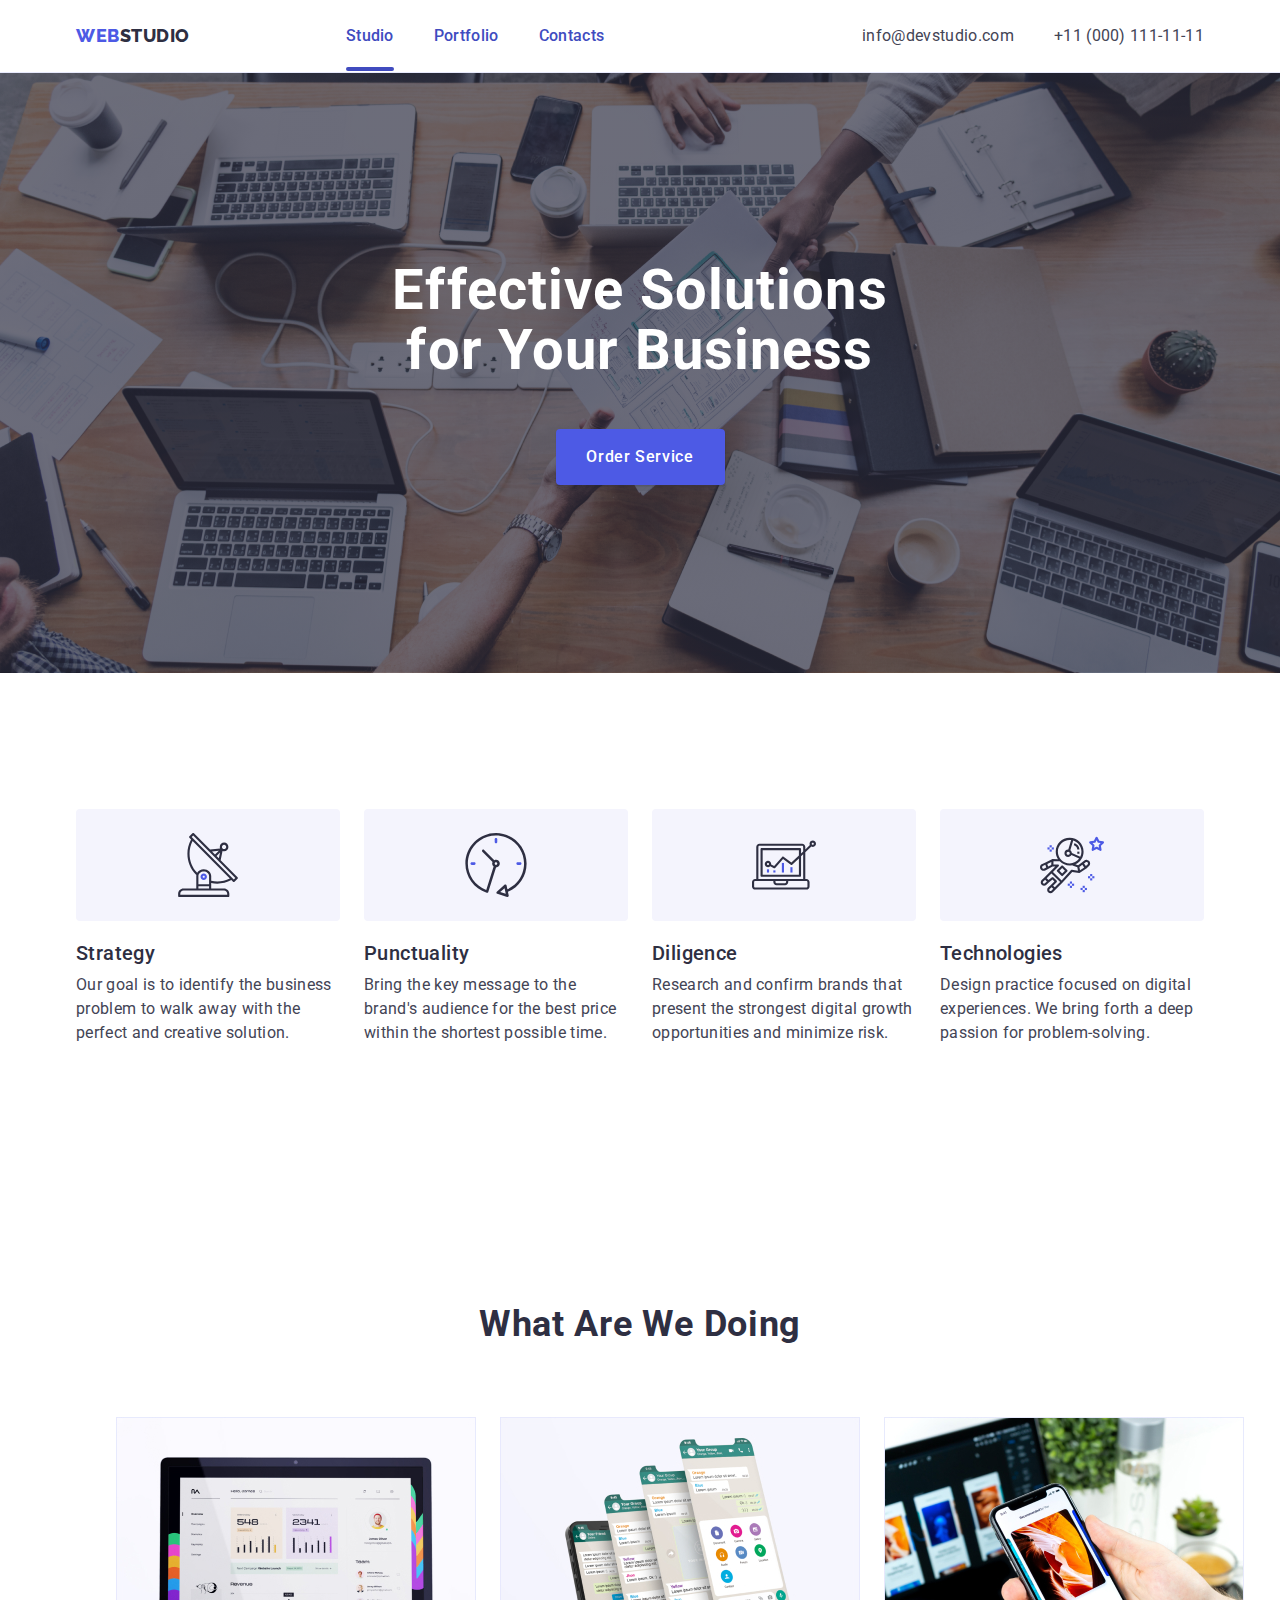
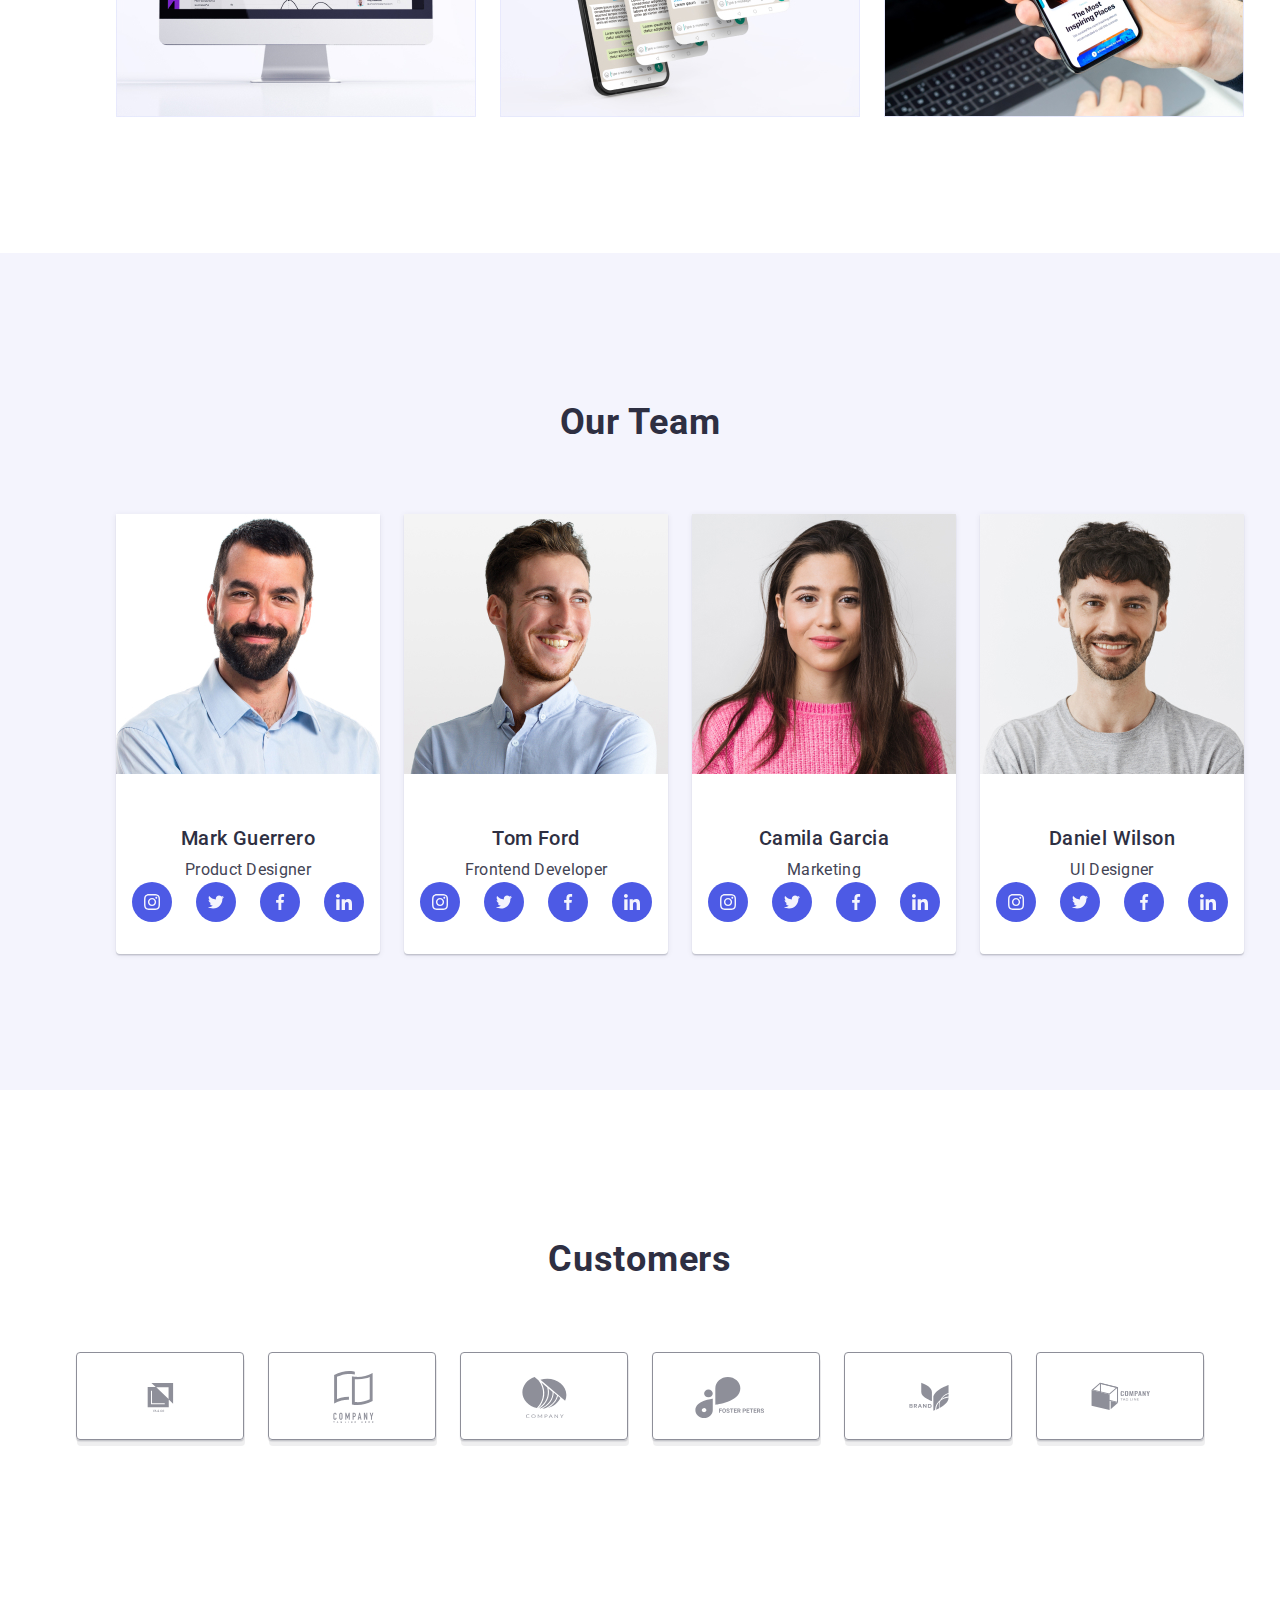
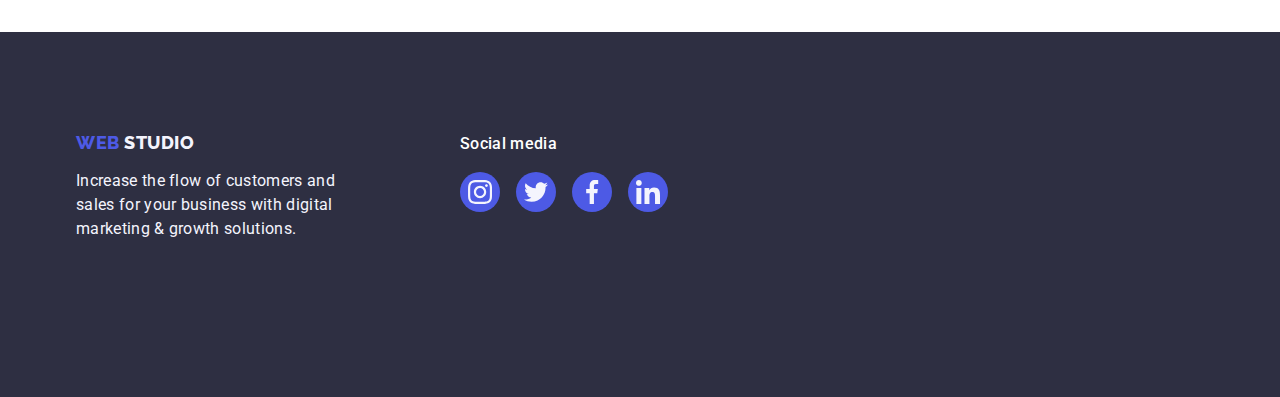
<file: index.html>
<!DOCTYPE html>
<html lang="en">
  <head>
    <meta charset="UTF-8" />
    <meta name="viewport" content="width=device-width, initial-scale=1.0" />
    <title>WEBSTUDIO</title>

    <link
      rel="stylesheet"
      href="https://cdnjs.cloudflare.com/ajax/libs/modern-normalize/2.0.0/modern-normalize.min.css"
    />
    <link rel="preconnect" href="https://fonts.googleapis.com" />
    <link rel="preconnect" href="https://fonts.gstatic.com" crossorigin />
    <link
      href="https://fonts.googleapis.com/css2?family=Raleway:wght@700&family=Roboto:wght@400;500;700;900&display=swap"
      rel="stylesheet"
    />

    <link rel="stylesheet" href="./css/styles.css" />
  </head>

  <body class="project">
    <header class="top-head">
      <!-- LOGO -->
      <div class="topdiv container">
        <nav class="navig">
          <a class="logo link first-logo" href="./index.html">
            Web<span class="logo-studio-dark">Studio</span>
          </a>

          <ul class="list top-line">
            <li>
              <a class="nav-link-activ index link top" href="./index.html"
                >Studio</a
              >
            </li>
            <li>
              <a class="index link top" href="./portfolio.html">Portfolio</a>
            </li>
            <li><a class="index link top" href="">Contacts</a></li>
          </ul>
        </nav>
        <address class="add">
          <ul class="list top-line">
            <li>
              <a class="contact link top" href="mailto:info@devstudio.com"
                >info@devstudio.com</a
              >
            </li>
            <li>
              <a class="contact link top" href="tel:+110001111111"
                >+11 (000) 111-11-11</a
              >
            </li>
          </ul>
        </address>
      </div>
    </header>
    <main>
      <!-- Effective Solutions for Your Business -->
      <section class="first section heroimag">
        <div class="container">
          <h1 class="title section-title">
            Effective Solutions for Your Business
          </h1>

          <button class="btn first-button" type="button" data-modal-open>
            Order Service
          </button>
        </div>
      </section>

      <section class="second section first-row">
        <div class="container">
          <h2 class="secondtitle visually-hidden">OUR SKILLS</h2>

          <ul class="list first-row-list">
            <li class="last-element">
              <div class="antenna">
                <svg width="64" height="64">
                  <use href="./images/icons.svg#antenna"></use>
                </svg>
              </div>
              <h3 class="titlefour title-first-element">Strategy</h3>
              <p class="firsttitle">
                Our goal is to identify the business problem to walk away with
                the perfect and creative solution.
              </p>
            </li>
            <li class="last-element">
              <div class="antenna">
                <svg width="64" height="64">
                  <use href="./images/icons.svg#clock"></use>
                </svg>
              </div>
              <h3 class="titlefour title-first-element">Punctuality</h3>
              <p class="firsttitle">
                Bring the key message to the brand's audience for the best price
                within the shortest possible time.
              </p>
            </li>
            <li class="last-element">
              <div class="antenna">
                <svg width="64" height="64">
                  <use href="./images/icons.svg#diagram"></use>
                </svg>
              </div>
              <h3 class="titlefour title-first-element">Diligence</h3>
              <p class="firsttitle">
                Research and confirm brands that present the strongest digital
                growth opportunities and minimize risk.
              </p>
            </li>
            <li class="last-element">
              <div class="antenna">
                <svg width="64" height="64">
                  <use href="./images/icons.svg#astronaut"></use>
                </svg>
              </div>
              <h3 class="titlefour title-first-element">Technologies</h3>
              <p class="firsttitle">
                Design practice focused on digital experiences. We bring forth a
                deep passion for problem-solving.
              </p>
            </li>
          </ul>
        </div>
      </section>

      <section class="section third-section">
        <div class="container">
          <h2 class="titleh title-second-element">What are we doing</h2>
          <ul class="list second-row-list">
            <li class="second-element">
              <img
                src="./images/computerscreen.jpg"
                alt="computer"
                width="360"
              />
            </li>
            <li class="second-element">
              <img src="./images/phoneapp.jpg" alt="screenshot" width="360" />
            </li>
            <li class="second-element">
              <img
                src="./images/phonescreen.jpg"
                alt="phone and computer"
                width="360"
              />
            </li>
          </ul>
        </div>
      </section>

      <section class="lastsection section last-row">
        <div class="container">
          <h2 class="team last-title">Our Team</h2>

          <ul class="list last-list">
            <li class="teamp last-element">
              <img
                src="./images/markguerrero.jpg"
                alt="Mark Guerrero"
                width="264"
              />
              <div class="first-name">
                <h3 class="titlefour title-name">Mark Guerrero</h3>
                <p class="firsttitle job">Product Designer</p>
                <ul class="social">
                  <li class="social-media">
                    <a href="" class="social-media-link">
                      <svg width="16" height="16" class="firstred">
                        <use href="./images/icons.svg#instagram"></use>
                      </svg>
                    </a>
                  </li>
                  <li class="social-media">
                    <a href="" class="social-media-link">
                      <svg width="16" height="16" class="firstred">
                        <use href="./images/icons.svg#twitter"></use>
                      </svg>
                    </a>
                  </li>
                  <li class="social-media">
                    <a href="" class="social-media-link">
                      <svg width="16" height="16" class="firstred">
                        <use href="./images/icons.svg#facebook"></use>
                      </svg>
                    </a>
                  </li>
                  <li class="social-media">
                    <a href="" class="social-media-link">
                      <svg width="16" height="16" class="firstred">
                        <use href="./images/icons.svg#linkedin"></use>
                      </svg>
                    </a>
                  </li>
                </ul>
              </div>
            </li>
            <li class="teamp last-element">
              <img src="./images/tomford.jpg" alt="Tom Ford" width="264" />
              <div class="first-name">
                <h3 class="titlefour title-name">Tom Ford</h3>
                <p class="firsttitle job">Frontend Developer</p>
                <ul class="social">
                  <li class="social-media">
                    <a href="" class="social-media-link">
                      <svg width="16" height="16" class="firstred">
                        <use href="./images/icons.svg#instagram"></use>
                      </svg>
                    </a>
                  </li>
                  <li class="social-media">
                    <a href="" class="social-media-link">
                      <svg width="16" height="16" class="firstred">
                        <use href="./images/icons.svg#twitter"></use>
                      </svg>
                    </a>
                  </li>
                  <li class="social-media">
                    <a href="" class="social-media-link">
                      <svg width="16" height="16" class="firstred">
                        <use href="./images/icons.svg#facebook"></use>
                      </svg>
                    </a>
                  </li>
                  <li class="social-media">
                    <a href="" class="social-media-link">
                      <svg width="16" height="16" class="firstred">
                        <use href="./images/icons.svg#linkedin"></use>
                      </svg>
                    </a>
                  </li>
                </ul>
              </div>
            </li>
            <li class="teamp last-element">
              <img
                src="./images/camilagarcia.jpg"
                alt="Camila Garcia"
                width="264"
              />
              <div class="first-name">
                <h3 class="titlefour title-name">Camila Garcia</h3>
                <p class="firsttitle job">Marketing</p>
                <ul class="social">
                  <li class="social-media">
                    <a href="" class="social-media-link">
                      <svg width="16" height="16" class="firstred">
                        <use href="./images/icons.svg#instagram"></use>
                      </svg>
                    </a>
                  </li>
                  <li class="social-media">
                    <a href="" class="social-media-link">
                      <svg width="16" height="16" class="firstred">
                        <use href="./images/icons.svg#twitter"></use>
                      </svg>
                    </a>
                  </li>
                  <li class="social-media">
                    <a href="" class="social-media-link">
                      <svg width="16" height="16" class="firstred">
                        <use href="./images/icons.svg#facebook"></use>
                      </svg>
                    </a>
                  </li>
                  <li class="social-media">
                    <a href="" class="social-media-link">
                      <svg width="16" height="16" class="firstred">
                        <use href="./images/icons.svg#linkedin"></use>
                      </svg>
                    </a>
                  </li>
                </ul>
              </div>
            </li>
            <li class="teamp last-element">
              <img
                src="./images/danielwilson.jpg"
                alt="Daniel Wilson"
                width="264"
              />
              <div class="first-name">
                <h3 class="titlefour title-name">Daniel Wilson</h3>
                <p class="firsttitle job">UI Designer</p>
                <ul class="social">
                  <li class="social-media">
                    <a href="" class="social-media-link">
                      <svg width="16" height="16" class="firstred">
                        <use href="./images/icons.svg#instagram"></use>
                      </svg>
                    </a>
                  </li>
                  <li class="social-media">
                    <a href="" class="social-media-link">
                      <svg width="16" height="16" class="firstred">
                        <use href="./images/icons.svg#twitter"></use>
                      </svg>
                    </a>
                  </li>
                  <li class="social-media">
                    <a href="" class="social-media-link">
                      <svg width="16" height="16" class="firstred">
                        <use href="./images/icons.svg#facebook"></use>
                      </svg>
                    </a>
                  </li>
                  <li class="social-media">
                    <a href="" class="social-media-link">
                      <svg width="16" height="16" class="firstred">
                        <use href="./images/icons.svg#linkedin"></use>
                      </svg>
                    </a>
                  </li>
                </ul>
              </div>
            </li>
          </ul>
        </div>
      </section>
      <section class="custom-class">
        <div class="container">
          <h2 class="title-custom">Customers</h2>
          <ul class="list-costumer">
            <li class="list-costumers">
              <a href="" class="link-costumer">
                <svg width="104" height="56" class="icon-class">
                  <use href="./images/icons.svg#firstclient"></use>
                </svg>
              </a>
            </li>
            <li class="list-costumers">
              <a href="" class="link-costumer">
                <svg width="104" height="56" class="icon-class">
                  <use href="./images/icons.svg#secondclient"></use>
                </svg>
              </a>
            </li>
            <li class="list-costumers">
              <a href="" class="link-costumer">
                <svg width="104" height="56" class="icon-class">
                  <use href="./images/icons.svg#thirdclient"></use>
                </svg>
              </a>
            </li>
            <li class="list-costumers">
              <a href="" class="link-costumer">
                <svg width="104" height="56" class="icon-class">
                  <use href="./images/icons.svg#icnlog"></use>
                </svg>
              </a>
            </li>
            <li class="list-costumers">
              <a href="" class="link-costumer">
                <svg width="104" height="56" class="icon-class">
                  <use href="./images/icons.svg#fourthclient"></use>
                </svg>
              </a>
            </li>
            <li class="list-costumers">
              <a href="" class="link-costumer">
                <svg width="104" height="56" class="icon-class">
                  <use href="./images/icons.svg#fifthclient"></use>
                </svg>
              </a>
            </li>
          </ul>
        </div>
      </section>
    </main>

    <!-- FOOTER SECTION -->
    <footer class="lastpart">
      <div class="foot-div container">
        <div class="footer-div-logo">
          <a class="logo link logo-st" href="./index.html">
            Web <span class="logoc">Studio</span>
          </a>
          <p class="description last-description">
            Increase the flow of customers and sales for your business with
            digital marketing & growth solutions.
          </p>
        </div>
        <div class="social-media-div">
          <p class="social-media-div-title">Social media</p>
          <ul class="ul-div">
            <li class="list-div">
              <a href="" class="last-link-div">
                <svg class="socialred-div" width="24" height="24">
                  <use href="./images/icons.svg#instagram"></use>
                </svg>
              </a>
            </li>
            <li class="list-div">
              <a href="" class="last-link-div">
                <svg class="socialred-div" width="24" height="24">
                  <use href="./images/icons.svg#twitter"></use>
                </svg>
              </a>
            </li>
            <li class="list-div">
              <a href="" class="last-link-div">
                <svg class="socialred-div" width="24" height="24">
                  <use href="./images/icons.svg#facebook"></use>
                </svg>
              </a>
            </li>
            <li class="list-div">
              <a href="" class="last-link-div">
                <svg class="socialred-div" width="24" height="24">
                  <use href="./images/icons.svg#linkedin"></use>
                </svg>
              </a>
            </li>
          </ul>
        </div>
      </div>
    </footer>
    <div class="is-hidden modal" data-modal>
      <div class="modal-bg">
        <button class="modal-close" type="button" data-modal-close>
          <svg width="8" height="8" class="close-svg">
            <use href="./images/icons.svg#icon-close-black-18dp-2-1"></use>
          </svg>
        </button>
      </div>
    </div>
    <script src="./modal.js"></script>
  </body>
</html>
</file>
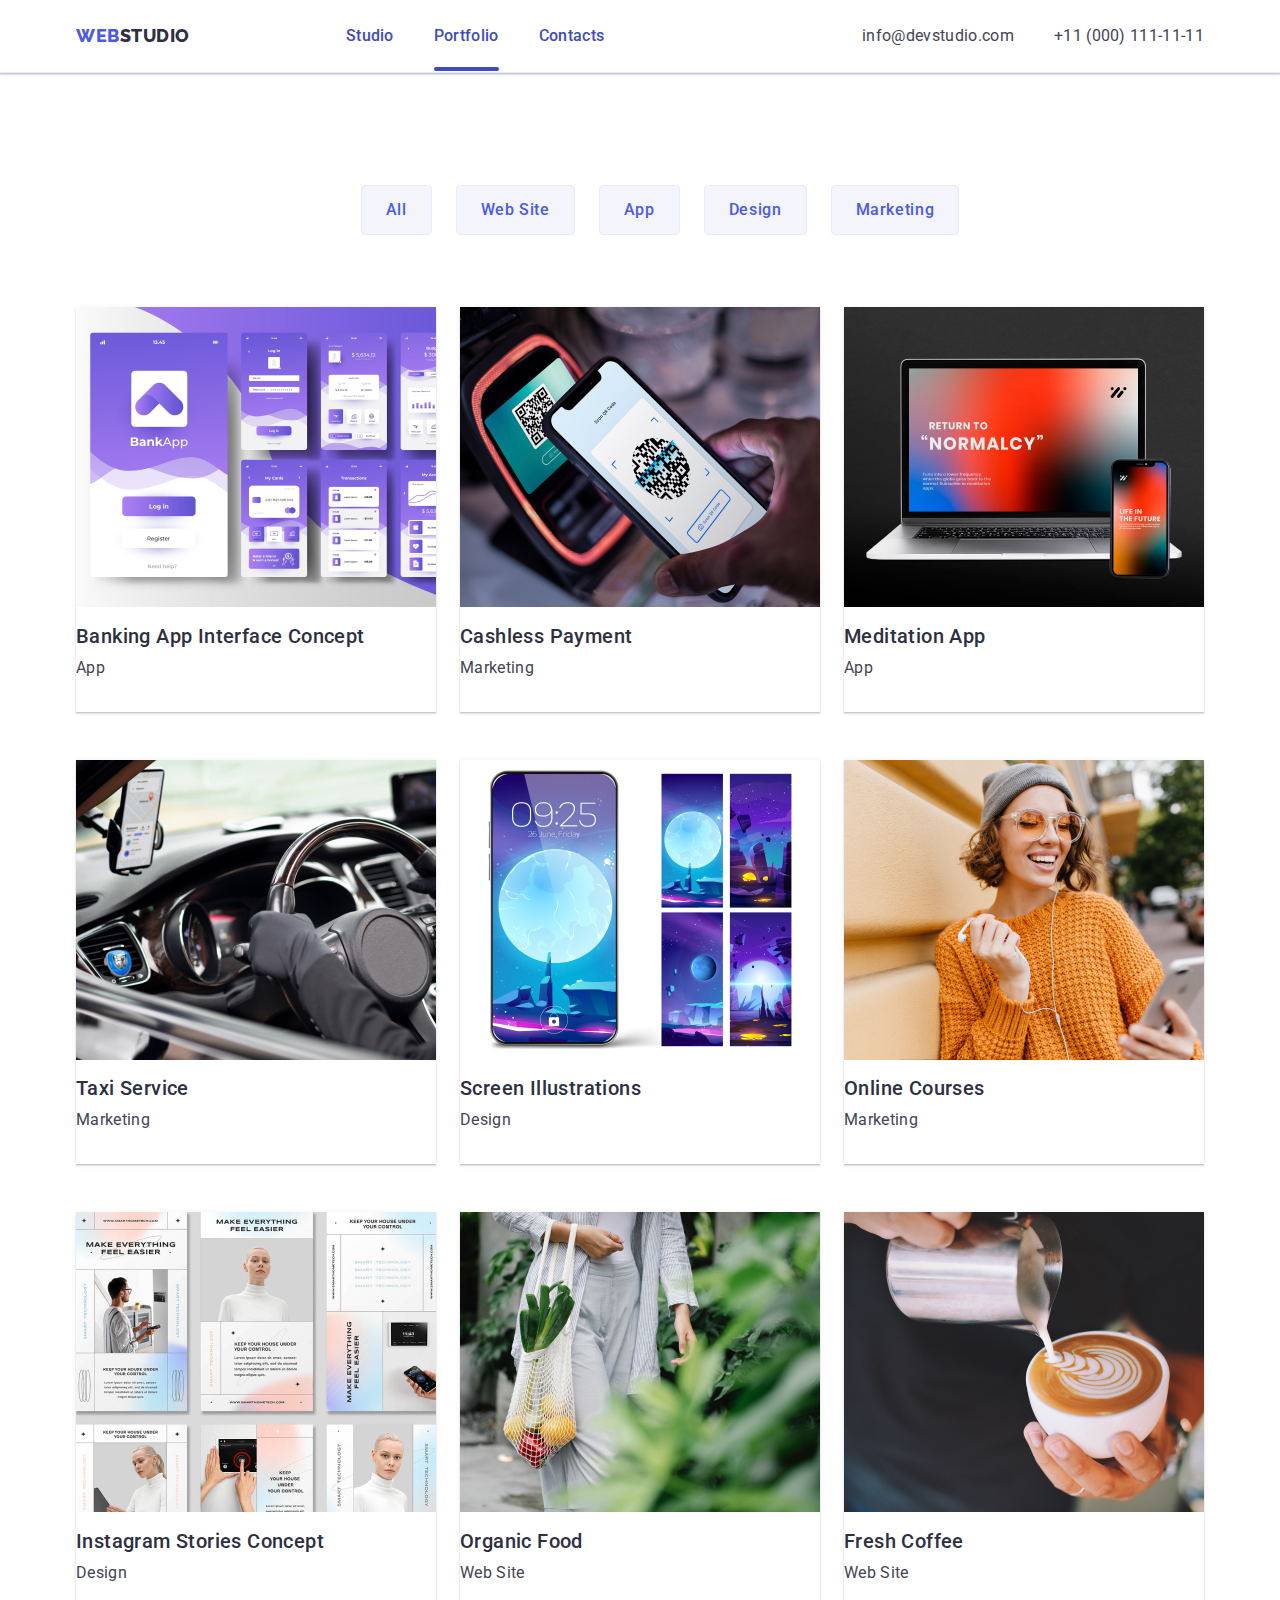
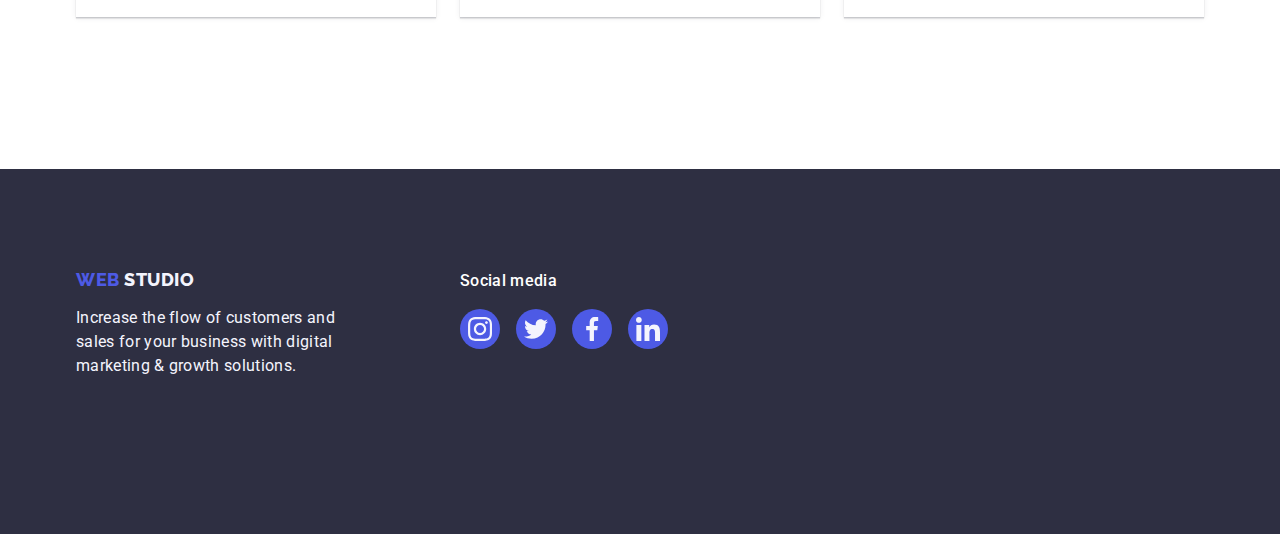
<file: portfolio.html>
<!DOCTYPE html>
<html lang="en">
  <head>
    <meta charset="UTF-8" />
    <meta name="viewport" content="width=device-width, initial-scale=1.0" />
    <title>WEBSTUDIO</title>

    <link
      rel="stylesheet"
      href="https://cdnjs.cloudflare.com/ajax/libs/modern-normalize/2.0.0/modern-normalize.min.css"
    />
    <link rel="preconnect" href="https://fonts.googleapis.com" />
    <link rel="preconnect" href="https://fonts.gstatic.com" crossorigin />
    <link
      href="https://fonts.googleapis.com/css2?family=Raleway:wght@700&family=Roboto:wght@400;500;700;900&display=swap"
      rel="stylesheet"
    />

    <link rel="stylesheet" href="./css/styles.css" />
  </head>

  <body class="project">
    <header class="top-head">
      <div class="topdiv container">
        <nav class="navig">
          <a class="logo link" href="./index.html">
            Web<span class="logo-studio-dark">Studio</span>
          </a>

          <ul class="list top-line">
            <li><a class="index link top" href="./index.html">Studio</a></li>
            <li>
              <a class="nav-link-activ index link top" href="./portfolio.html"
                >Portfolio</a
              >
            </li>
            <li><a class="index link top" href="">Contacts</a></li>
          </ul>
        </nav>
        <address class="add">
          <ul class="list top-line">
            <li>
              <a class="contact link top" href="mailto:info@devstudio.com"
                >info@devstudio.com</a
              >
            </li>
            <li>
              <a class="contact link top" href="tel:+110001111111"
                >+11 (000) 111-11-11</a
              >
            </li>
          </ul>
        </address>
      </div>
    </header>

    <!-- FILTERS -->
    <main>
      <section class="section portf-section">
        <div class="container">
          <h1 class="visually-hidden">EXPLORE US</h1>
          <ul class="list main-list">
            <li>
              <button class="firstbtn main-btn btn-all" type="button">
                All
              </button>
            </li>
            <li>
              <button class="firstbtn main-btn btn-all" type="button">
                Web Site
              </button>
            </li>
            <li>
              <button class="firstbtn main-btn btn-all" type="button">
                App
              </button>
            </li>
            <li>
              <button class="firstbtn main-btn btn-all" type="button">
                Design
              </button>
            </li>
            <li>
              <button class="firstbtn main-btn btn-all" type="button">
                Marketing
              </button>
            </li>
          </ul>

          <!-- ROW1 -->

          <ul class="list card-list">
            <li class="card-element">
              <a href="" class="link link-card">
                <div class="project-card overlay">
                  <img
                    src="./images/bankingapp.jpg"
                    alt="Banking Interface"
                    width="360"
                  />
                  <p class="overlay-paragraf">
                    14 Stylish and User-Friendly App Design Concepts · Task
                    Manager App · Calorie Tracker App · Exotic Fruit Ecommerce
                    App · Cloud Storage App
                  </p>
                </div>
                <div class="app">
                  <h2 class="titlefour card-title">
                    Banking App Interface Concept
                  </h2>
                  <p class="firsttitle">App</p>
                </div>
              </a>
            </li>
            <li class="card-element">
              <a href="" class="link link-card">
                <div class="project-card overlay">
                  <img
                    src="./images/cardpayment.jpg"
                    alt="Payment"
                    width="360"
                  />
                  <p class="overlay-paragraf">
                    14 Stylish and User-Friendly App Design Concepts · Task
                    Manager App · Calorie Tracker App · Exotic Fruit Ecommerce
                    App · Cloud Storage App
                  </p>
                </div>
                <div class="app">
                  <h2 class="titlefour card-title">Cashless Payment</h2>
                  <p class="firsttitle">Marketing</p>
                </div>
              </a>
            </li>
            <li class="card-element">
              <a href="" class="link link-card">
                <div class="project-card overlay">
                  <img src="./images/computerapp.jpg" alt="App" width="360" />
                  <p class="overlay-paragraf">
                    14 Stylish and User-Friendly App Design Concepts · Task
                    Manager App · Calorie Tracker App · Exotic Fruit Ecommerce
                    App · Cloud Storage App
                  </p>
                </div>
                <div class="app">
                  <h2 class="titlefour card-title">Meditation App</h2>
                  <p class="firsttitle">App</p>
                </div>
              </a>
            </li>

            <!-- ROW2 -->

            <li class="card-element">
              <a href="" class="link link-card">
                <div class="project-card overlay">
                  <img src="./images/taxiservice.jpg" alt="Taxi" width="360" />
                  <p class="overlay-paragraf">
                    14 Stylish and User-Friendly App Design Concepts · Task
                    Manager App · Calorie Tracker App · Exotic Fruit Ecommerce
                    App · Cloud Storage App
                  </p>
                </div>
                <div class="app">
                  <h2 class="titlefour card-title">Taxi Service</h2>
                  <p class="firsttitle">Marketing</p>
                </div>
              </a>
            </li>
            <li class="card-element">
              <a href="" class="link link-card">
                <div class="project-card overlay">
                  <img
                    src="./images/phonewallpapers.jpg"
                    alt="Phone Screen"
                    width="360"
                  />
                  <p class="overlay-paragraf">
                    14 Stylish and User-Friendly App Design Concepts · Task
                    Manager App · Calorie Tracker App · Exotic Fruit Ecommerce
                    App · Cloud Storage App
                  </p>
                </div>
                <div class="app">
                  <h2 class="titlefour card-title">Screen Illustrations</h2>
                  <p class="firsttitle">Design</p>
                </div>
              </a>
            </li>
            <li class="card-element">
              <a href="" class="link link-card">
                <div class="project-card overlay">
                  <img
                    src="./images/onlinecourses.jpg"
                    alt="Online Courses"
                    width="360"
                  />
                  <p class="overlay-paragraf">
                    14 Stylish and User-Friendly App Design Concepts · Task
                    Manager App · Calorie Tracker App · Exotic Fruit Ecommerce
                    App · Cloud Storage App
                  </p>
                </div>
                <div class="app">
                  <h2 class="titlefour card-title">Online Courses</h2>
                  <p class="firsttitle">Marketing</p>
                </div>
              </a>
            </li>

            <!-- ROW3 -->

            <li class="card-element">
              <a href="" class="link link-card">
                <div class="project-card overlay">
                  <img
                    src="./images/instagramstoriesconcept.jpg"
                    alt="Instagram Stories"
                    width="360"
                  />
                  <p class="overlay-paragraf">
                    14 Stylish and User-Friendly App Design Concepts · Task
                    Manager App · Calorie Tracker App · Exotic Fruit Ecommerce
                    App · Cloud Storage App
                  </p>
                </div>
                <div class="app">
                  <h2 class="titlefour card-title">
                    Instagram Stories Concept
                  </h2>
                  <p class="firsttitle">Design</p>
                </div>
              </a>
            </li>
            <li class="card-element">
              <a href="" class="link link-card">
                <div class="project-card overlay">
                  <img
                    src="./images/organicfood.jpg"
                    alt="Organic Food"
                    width="360"
                  />
                  <p class="overlay-paragraf">
                    14 Stylish and User-Friendly App Design Concepts · Task
                    Manager App · Calorie Tracker App · Exotic Fruit Ecommerce
                    App · Cloud Storage App
                  </p>
                </div>
                <div class="app">
                  <h2 class="titlefour card-title">Organic Food</h2>
                  <p class="firsttitle">Web Site</p>
                </div>
              </a>
            </li>
            <li class="card-element">
              <a href="" class="link link-card">
                <div class="project-card overlay">
                  <img
                    src="./images/freshcoffee.jpg"
                    alt="Coffee"
                    width="360"
                  />
                  <p class="overlay-paragraf">
                    14 Stylish and User-Friendly App Design Concepts · Task
                    Manager App · Calorie Tracker App · Exotic Fruit Ecommerce
                    App · Cloud Storage App
                  </p>
                </div>
                <div class="app">
                  <h2 class="titlefour card-title">Fresh Coffee</h2>
                  <p class="firsttitle">Web Site</p>
                </div>
              </a>
            </li>
          </ul>
        </div>
      </section>
    </main>
    <!--Footer Section-->
    <footer class="lastpart">
      <div class="foot-div container">
        <div class="footer-div-logo">
          <a class="logo link logo-st" href="./index.html">
            Web <span class="logoc">Studio</span>
          </a>
          <p class="description last-description">
            Increase the flow of customers and sales for your business with
            digital marketing & growth solutions.
          </p>
        </div>
        <div class="social-media-div">
          <p class="social-media-div-title">Social media</p>
          <ul class="ul-div">
            <li class="list-div">
              <a href="" class="last-link-div">
                <svg class="socialred-div" width="24" height="24">
                  <use href="./images/icons.svg#instagram"></use>
                </svg>
              </a>
            </li>
            <li class="list-div">
              <a href="" class="last-link-div">
                <svg class="socialred-div" width="24" height="24">
                  <use href="./images/icons.svg#twitter"></use>
                </svg>
              </a>
            </li>
            <li class="list-div">
              <a href="" class="last-link-div">
                <svg class="socialred-div" width="24" height="24">
                  <use href="./images/icons.svg#facebook"></use>
                </svg>
              </a>
            </li>
            <li class="list-div">
              <a href="" class="last-link-div">
                <svg class="socialred-div" width="24" height="24">
                  <use href="./images/icons.svg#linkedin"></use>
                </svg>
              </a>
            </li>
          </ul>
        </div>
      </div>
    </footer>
  </body>
</html>
</file>
<file: css/styles.css>
*,
*::before,
*::after {
    box-sizing: border-box;
}

p {
    margin: 0px;
    color: #f4f4f4fd;

}

.navig {
    display: flex;
    margin: 0px;
    padding: 0px;
    align-items: center;
    gap: 40px;

}


.topdiv {
    display: flex;
    justify-content: space-between;

}
.link {
    text-decoration: none;
}

.first-button {
    display: block;
    margin: auto;
    min-width: 169px;
    height: 56px;
    border: none;
    background-color: var(--button-color);
    border-radius: 4px;
    cursor: pointer;
    box-shadow: 1px 6px rgba(46, 47, 66, 0.08), 0px 1px 1px rgba(46, 47, 66, 0.16), 0px 2px 1px rgba(46, 47, 66, 0.08);
    background-color: 250ms cubic-bezier(0.4, 0, 0.2, 1);
}

.top-head {
    border-bottom: 1px solid #e7e9fc;
    flex-shrink: 0;
    box-shadow: 0px 2px 1px rgba(46, 47, 66, 0.08), 0px 1px 1px rgba(46, 47, 66, 0.16), 0px 1px 6px rgba(46, 47, 66, 0.08);
}

.top-line {
    margin: 0;
    font-style: normal;
    display: flex;
    justify-content: space-between;
    gap: 40px;
}

img {
    display: block;
}

:root {
    --brand-color: #FFFFFFFF;
    --blue: #4d5ae5;
    --dark-blue: #2e2f42;
    --more-blue: #434455;
    --light-color: #F4F4FD;
    --logo-color: #f4f4f4fd;
    --button-color: #4d5ae5;
    --main-button: #e7e9fc;
    --link-color: #8e8f99;
}

.container {

    width: 1158px;
    margin: 0 auto;
    padding: 0 15px;
}

.section {
    padding-top: 94px;
    padding-bottom: 94px;
}

body {
    font-family: "Roboto", sans-serif;
    color: #434455;
    background-color: var(--brand-color);
}

.logo {
    font-family: "Raleway", sans-serif;
    font-weight: 800;
    font-size: 18px;
    line-height: 1.17;
    letter-spacing: 0.03em;
    text-transform: uppercase;
    color: var(--blue);
    margin-right: 76px;

}


.modal {
    position: fixed;
    width: 100%;
    height: 100%;
    background-color: rgba(46, 47, 66, 0.4);
    z-index: 10;
    display: flex;
    justify-content: center;
    top: 0;
    left: 0;
    padding-top: 80px;
    transition: opacity 250ms cubic-bezier(0.4, 0, 0.2, 1), visibility 250ms cubic-bezier(0.4, 0, 0.2, 1);
}

.modal-bg {
    width: 408px;
    min-height: 584px;
    border-radius: 4px;
    background: var(--DAIRY, #FCFCFC);
    box-shadow: 0px 2px 1px 0px rgba(0, 0, 0, 0.20), 0px 1px 3px 0px rgba(0, 0, 0, 0.12), 0px 1px 1px 0px rgba(0, 0, 0, 0.14);
    position: absolute;
    top: 50%;
    left: 50%;
    transform: translate(-50%, -50%) scale(1);
    transition: transform 250ms cubic-bezier(0.4, 0, 0.2, 1);
}

.modal-close {
    position: absolute;
    display: flex;
    align-items: center;
    justify-content: center;
    cursor: pointer;
    width: 24px;
    height: 24px;
    background-color: #e7e9fc;
    border-radius: 50%;
    border: 1px solid rgba(0, 0, 0, 0.1);
    top: 24px;
    right: 24px;
    padding: 0;
    transition: background-color 250ms cubic-bezier(0.4, 0, 0.2, 1), border 250ms cubic-bezier(0.4, 0, 0.2, 1);

}

.close-button {
    fill: var(--CORNFLOWER, #E7E9FC);


}

.modal-close:hover,
.modal-close:focus {
    background-color: #404bbf;
    fill: #ffffff;
    border: none;
    transition: transform 250ms cubic-bezier(0.4, 0, 0.2, 1);
}

.is-hidden {
    visibility: hidden;
    opacity: 0;
    pointer-events: none;
}

.close-svg {
    transition: fill 250ms cubic-bezier(0.4, 0, 0.2, 1);

}

.close-svg:hover,
.close-svg:focus {
    fill: #ffffff;
    transition: transform 250ms cubic-bezier(0.4, 0, 0.2, 1);
}

.nav-link-activ::after {
    display: block;
    content: "";
    width: 100%;
    height: 4px;
    background: #404bbf;
    border-radius: 2px;
    border: 1px solid var(--ocean);
    position: absolute;
    left: 0;
    top: 67px;
    bottom: -1px;

}

.top {
    color: var(--navy-blue);
    padding: 24px 0;
    position: relative;
    transition: color 250ms cubic-bezier(0.4, 0, 0.2, 1);
}

.top:hover {
    color: var(--ocean);
    transition: transform 250ms cubic-bezier(0.4, 0, 0.2, 1);
}

.top:focus {
    color: var(--ocean);
    transition: transform 250ms cubic-bezier(0.4, 0, 0.2, 1);
}


.color {
    color: var(--ocean);
}


.link {
    text-decoration: none;
    display: block;
}


.logo-studio-dark {
    color: var(--dark-blue);
}

.list {

    list-style: none;
}


.contacts {
    font-style: normal;
}

.contacts {
    line-height: 1.5;
    letter-spacing: 0.02em;
    color: var(--more-blue);
    font-style: normal;
}

.index {
    font-weight: 500;
    font-size: 16px;
    line-height: 1.5;
    letter-spacing: 0.02em;
    color: #404bbf;
    text-decoration: none;
}

.index:hover {
    color: #404bbf;
    transition: transform 250ms cubic-bezier(0.4, 0, 0.2, 1);
}

.index:focus {
    color: #404bbf;
    transition: transform 250ms cubic-bezier(0.4, 0, 0.2, 1);
}

.contact {
    color: var(--more-blue);
    line-height: 1.5;
    letter-spacing: 0.02em;
}

.contact:hover {
    color: #404bbf;
    transition: transform 250ms cubic-bezier(0.4, 0, 0.2, 1);
}

.contact:focus {
    color: #000433;
    transition: transform 250ms cubic-bezier(0.4, 0, 0.2, 1);
}

.heroimag {
    max-width: 1440px;
    background-color: var(--navy-blue);
    background-image: linear-gradient(rgba(46, 47, 66, 0.7), rgba(46, 47, 66, 0.7)), url(../images/people-office.jpg);
    background-repeat: no-repeat;
    background-size: cover;
    background-position: center;
    margin: 0 auto;
    }


.first {
    color: var(--dark-blue);
    background-color: var(--dark-blue);
    padding: 188px 0;
}

.firstred {
    fill: var(--light-color);
}
.title {
    font-size: 56px;
    line-height: 1.07;
    text-align: center;
    letter-spacing: 0.02em;
    color: #ffffff;
}

.antenna {

    display: flex;
    align-items: center;
    justify-content: center;
    height: 112px;
    background-color: #f4f4fd;
    border-radius: 4px;
    margin-bottom: 8px;
}

.section-title {

    max-width: 496px;
    margin: auto;
    padding-bottom: 48px;
}

.btn {

    font-family: "Roboto", sans-serif;
    font-weight: 500;
    font-size: 16px;
    line-height: 1.5;
    letter-spacing: 0.04em;
    color: #ffffff;
    transition: background-color 250ms cubic-bezier(0.4, 0, 0.2, 1);

}

.btn:hover {
    background-color: #404bbf;
    
}

.btn:focus {
    background-color: #404bbf;
    
}

.btn {
    cursor: pointer;
}

.btn-all:hover {
    transition: transform 250ms cubic-bezier(0.4, 0, 0.2, 1);
    box-shadow: 0px 3px 1px rgba(0, 0, 0, 0.1), 0px 2px 1px rgba(0, 0, 0, 0.08), 0px 2px 2px rgba(0, 0, 0, 0.12);

}

.btn-all:focus {
    transition: transform 250ms cubic-bezier(0.4, 0, 0.2, 1);
    box-shadow: 0px 3px 1px rgba(0, 0, 0, 0.1), 0px 2px 1px rgba(0, 0, 0, 0.08), 0px 2px 2px rgba(0, 0, 0, 0.12);
}

.titlefour {
    font-weight: 500;
    font-size: 20px;
    line-height: 1.2;
    letter-spacing: 0.02em;
    color: var(--dark-blue);
}

.firsttitle {
    line-height: 1.5;
    letter-spacing: 0.02em;
    font-size: 16px;
}

.titleh {
    font-size: 36px;
    line-height: 1.11;
    text-align: center;
    letter-spacing: 0.02em;
    text-transform: capitalize;
    color: var(--dark-blue);
}


.lastsection {
    background-color: #F4F4FD;
}

.team {
    font-size: 36px;
    line-height: 1.11;
    text-align: center;
    letter-spacing: 0.02em;
    text-transform: capitalize;
    color: var(--dark-blue);
}


.lastpart {
    background-color: var(--dark-blue);
    padding: 100px 0;
}

.description {
    line-height: 1.5;
    color: var(--light-color);
    letter-spacing: 0.02em;
    margin-bottom: 16px;
}

.custom-class {
    font-weight: 500;
    font-size: 20px;
    line-height: 1.2;
    letter-spacing: 0.02em;
    color: var(--dark-blue);
}

.teamp {
    background-color: #FFFFFFFF;
    box-shadow: 0px 1px 6px rgba(46, 47, 66, 0.08), 0px 1px 1px rgba(46, 47, 66, 0.16), 0px 2px 1px rgba(46, 47, 66, 0.08);
}

.firsttitle {
    color: #434455;;
}

.logoc {
    color: #f4f4fd;
}

.firstbtn {
    font-family: "Roboto", sans-serif;
    font-weight: 500;
    font-size: 16px;
    line-height: 1.5;
    letter-spacing: 0.04em;
    color: var(--button-color);
    background-color: var(--light-color);
    transition: color 250ms cubic-bezier(0.4, 0, 0.2, 1), background-color 250ms cubic-bezier(0.4, 0, 0.2, 1), border-color 250ms cubic-bezier(0.4, 0, 0.2, 1), box-shadow 250ms cubic-bezier(0.4, 0, 0.2, 1);
}
.firstbtn:hover {
    color: #FFFFFFFF;
    background-color: #404bbf;
    }


.firstbtn:focus {
    color: #FFFFFFFF;
    background-color: #404bbf;
    
}

.firstbtn {
    cursor: pointer;
}

.first-row {
    padding-top: 120px;
    padding-bottom: 120px;

}

.hidden-title {
    visibility: hidden;
    height: 1px;
    overflow: hidden;
    position: absolute;
    white-space: nowrap;
    width: 1px;
}

.first-row-list {
    display: flex;
    gap: 24px;
    padding-left: 0;
}



.title-first-element {
    margin-bottom: 8px;
}

.third-section {
    padding-bottom: 120px;
}

.title-second-element {
    margin-bottom: 72px;
}

.second-row-list {
    display: flex;
    gap: 24px;
}



.last-row {
    display: flex;
    padding: 120px 0;
}

.last-title {
    margin-bottom: 72px;
}

.last-list {
    display: flex;
    gap: 24px;
}



.last-element {
    border-radius: 0px 0px 4px 4px;
    background: var(--WHITE, #FFF);
}

.first-name {
    padding: 32px 0;
}

.title-name {
    text-align: center;
    margin-bottom: 8px;
}

.job {
    text-align: center;
}

.social-media-link {
    width: 100%;
    height: 100%;
    background-color: var(--button-color);
    border-radius: 50%;
    display: flex;
    align-items: center;
    justify-content: center;
    gap: 24px;
    background-color: 250ms cubic-bezier(0.4, 0, 0.2, 1);
    transition: background-color 250ms cubic-bezier(0.4, 0, 0.2, 1);
}

.social-media-link:hover{
    background-color: #404bbf;
    
    box-shadow: 1px 6px rgba(46, 47, 66, 0.08), 0px 1px 1px rgba(46, 47, 66, 0.16), 0px 2px 1px rgba(46, 47, 66, 0.08);
    }


.social-media-link:focus{
    background-color: #404bbf;
    
    box-shadow: 1px 6px rgba(46, 47, 66, 0.08), 0px 1px 1px rgba(46, 47, 66, 0.16), 0px 2px 1px rgba(46, 47, 66, 0.08);
    
}

.social {
    display: flex;
    justify-content: center;
    gap: 24px;
    list-style: none;
    padding-inline-start: 0%;
}

.social-media {
    width: 40px;
    height: 40px;
}

.title-custom {
    color: var(--NAVY-BLUE, #2E2F42);
    text-align: center;
    font-family: Roboto;
    font-size: 36px;
    font-style: normal;
    font-weight: 700;
    line-height: 111.111%;
    letter-spacing: 0.72px;
    text-transform: capitalize;
    margin-bottom: 72px;

}

.custom-class{
    padding-top: 120px;
    padding-bottom: 120px;
    font-weight: 500;
    font-size: 20px;
    line-height: 1.2;
    letter-spacing: 0.02em;
    color: var(--dark-blue);
}

.list-costumer{
    display: flex;
    gap: 24px;
    list-style-type: none;
    height: 88px;
    padding: 0%;
    margin-bottom: 72px;
}

.icon-class{
    fill: currentColor;
}

.list-costumers{
    width: calc((100% - 120px) / 6);
}

.link-costumer{
    width: 100%;
    height: 100%;
    border: 1px solid #8e8f99;
    border-radius: 4px;
    display: flex;
    align-items: center;
    justify-content: center;
    color: var(--link-color);
    box-shadow: 1px 6px rgba(46, 47, 66, 0.08), 0px 1px 1px rgba(46, 47, 66, 0.16), 0px 2px 1px rgba(46, 47, 66, 0.08);
    transition: 250ms cubic-bezier(0.4, 0, 0.2, 1);
    transition: border-color 250ms cubic-bezier(0.4, 0, 0.2, 1), color 250ms cubic-bezier(0.4, 0, 0.2, 1);
}

.link-costumer:hover{
    border-color: #404bbf;
    color: #404bbf;
    transition: transform 250ms cubic-bezier(0.4, 0, 0.2, 1);
    transition: border-color 250ms cubic-bezier(0.4, 0, 0.2, 1), color 250ms cubic-bezier(0.4, 0, 0.2, 1);

}

.link-costumer:focus{
    border-color: #404bbf;
    color: #404bbf;
    transition: transform 250ms cubic-bezier(0.4, 0, 0.2, 1);
}
.logo-st {
    display: inline-block;
    margin-bottom: 16px;
}

.last-description {
    width: 264px;
    height: 112px;
    flex-shrink: 0;
    margin-bottom: 16px;
}


.portf-section {
    padding-top: 96px;
    padding-bottom: 120px;
}

.main-list {
    display: flex;
    justify-content: center;
    gap: 24px;
    margin-bottom: 72px;
}

.main-btn {
    border: 1px solid var(--main-button);
    border-radius: 4px;
    padding: 12px 24px;
    transition: color 250ms cubic-bezier(0.4, 0, 0.2, 1),
        background-color 250ms cubic-bezier(0.4, 0, 0, 0.2, 1),
        border-color 250ms cubic-bezier(0.4, 0, 0.2, 1),
        box-shadow 250ms cubic-bezier(0.4, 0, 0, 0.2, 1);
}

.main-btn:hover {
    border: 1px solid transparent;
    transition: transform 250ms cubic-bezier(0.4, 0, 0.2, 1);
}

.main-btn:focus {
    border: 1px solid transparent;
    transition: transform 250ms cubic-bezier(0.4, 0, 0.2, 1);

}

.card-list {
    display: flex;
    flex-wrap: wrap;
    column-gap: 24px;
    padding-bottom: 32px;
    row-gap: 48px;
    flex-basis: calc((100% - 48px) /3);
    margin-top: 0px;
    margin-bottom: 0px;
    padding-left: 0px;
    padding-right: 0px;
    
}


.card-title {
    margin-bottom: 8px;
}

.link-card{
    display: block;
    padding-bottom: 32px;
    transition: box-shadow 250ms cubic-bezier(0.4, 0, 0.2, 1);
    overflow: hidden;
    box-shadow: 0px 1px 6px rgba(46, 47, 66, 0.08), 0px 1px 1px rgba(46, 47, 66, 0.16), 0px 2px 1px rgba(46, 47, 66, 0.08);
}

.link-card:hover {
    transition: transform 250ms cubic-bezier(0.4, 0, 0.2, 1);

}

.link-card:focus {
    transition: transform 250ms cubic-bezier(0.4, 0, 0.2, 1);
    
}

.overlay {
    position: relative;
    top: 0;
    left: 0;
    width: 100%;
    height: 100%;
    background-color: #3f51b5;
    transition: transform 250ms ease-in-out;
}

.overlay-paragraf {
    position: absolute;
    top: 0; 
    font-size: 16px;
    line-height: 1.5;
    letter-spacing: 0.02em;
    color: var(--CLOUD, #F4F4FD);
    padding: 40px 32px;
    background-color: #4d5ae5;
    height: 100%;
    width: 100%;
    transform: translateY(100%);
    transition: transform 250ms cubic-bezier(0.4, 0, 0.2, 1);
    }

.project-card {
    display: block;
    position: relative;
    overflow: hidden;
}



.project-card:hover .overlay-paragraf {
    transform: translateY(0%);
    transition: transform 250ms cubic-bezier(0.4, 0, 0.2, 1);
}

.link-card:focus .overlay-paragraf {
    transform: translateY(0%);
    transition: transform 250ms cubic-bezier(0.4, 0, 0.2, 1);
}

.top {
    padding: 24px 0;
}

.visually-hidden {
    position: absolute;
    width: 1px;
    height: 1px;
    margin: -1px;
    border: 0;
    padding: 0;
    white-space: nowrap;
    clip-path: inset(100%);
    clip: rect(0 0 0 0);
    overflow: hidden;
}

.last-element {
    width: 100%;
    min-width: 264px;
}

.foot-div {
    display: flex;
    align-items: baseline;
}
.footer-div-logo {
    margin-right: 120px;
    flex-direction: column;
    display: inline-block;
}

.social-media-div {
    gap: 24px;
    margin-bottom: 16px;
    list-style: none;
    padding-inline-start: 0%;

}

.social-media-div-title {
    color: var(--WHITE, #FFF);
    font-family: Roboto;
    font-size: 16px;
    font-style: normal;
    font-weight: 500;
    line-height: 150%;
    letter-spacing: 0.32px;
    margin-bottom: 16px;
}

.ul-div{
    display: flex;
    gap: 16px;
    padding: inherit;
    list-style-type: none;
}

.list-div{
    width: 40px;
    height: 40px;
}

.last-link-div{
    width: 100%;
    height: 100%;
    background-color: var(--button-color);
    border-radius: 50%;
    display: flex;
    align-items: center;
    justify-content: center;
    transition: background-color 250ms cubic-bezier(0.4, 0, 0.2, 1);
}
    


.last-link-div:hover{
    background-color: #31d0aa;
    
}

.last-link-div:focus{
    background-color: #31d0aa;
    
}

.socialred-div{
    fill: var(--light-color);
    display: flex;
    align-items: center;
    justify-content: center;
    padding-inline-end: 0%;

}
</file>
